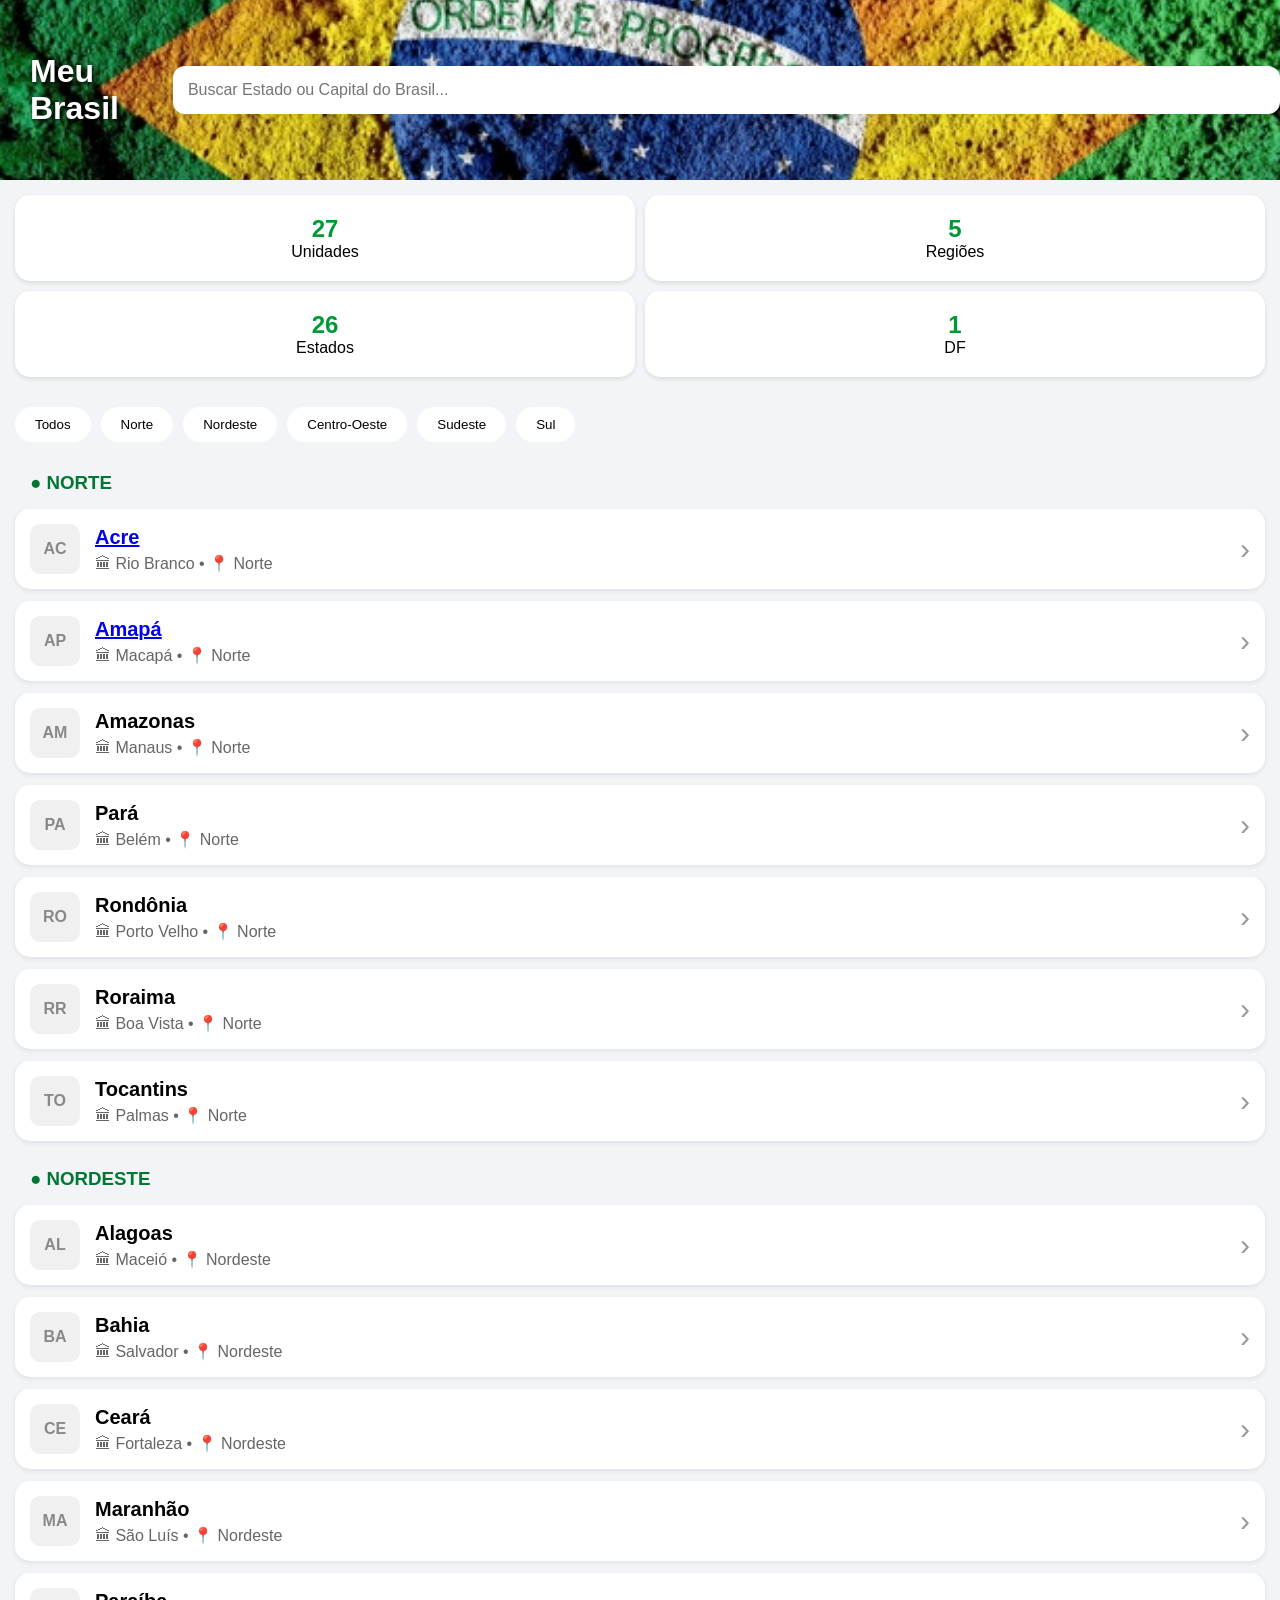
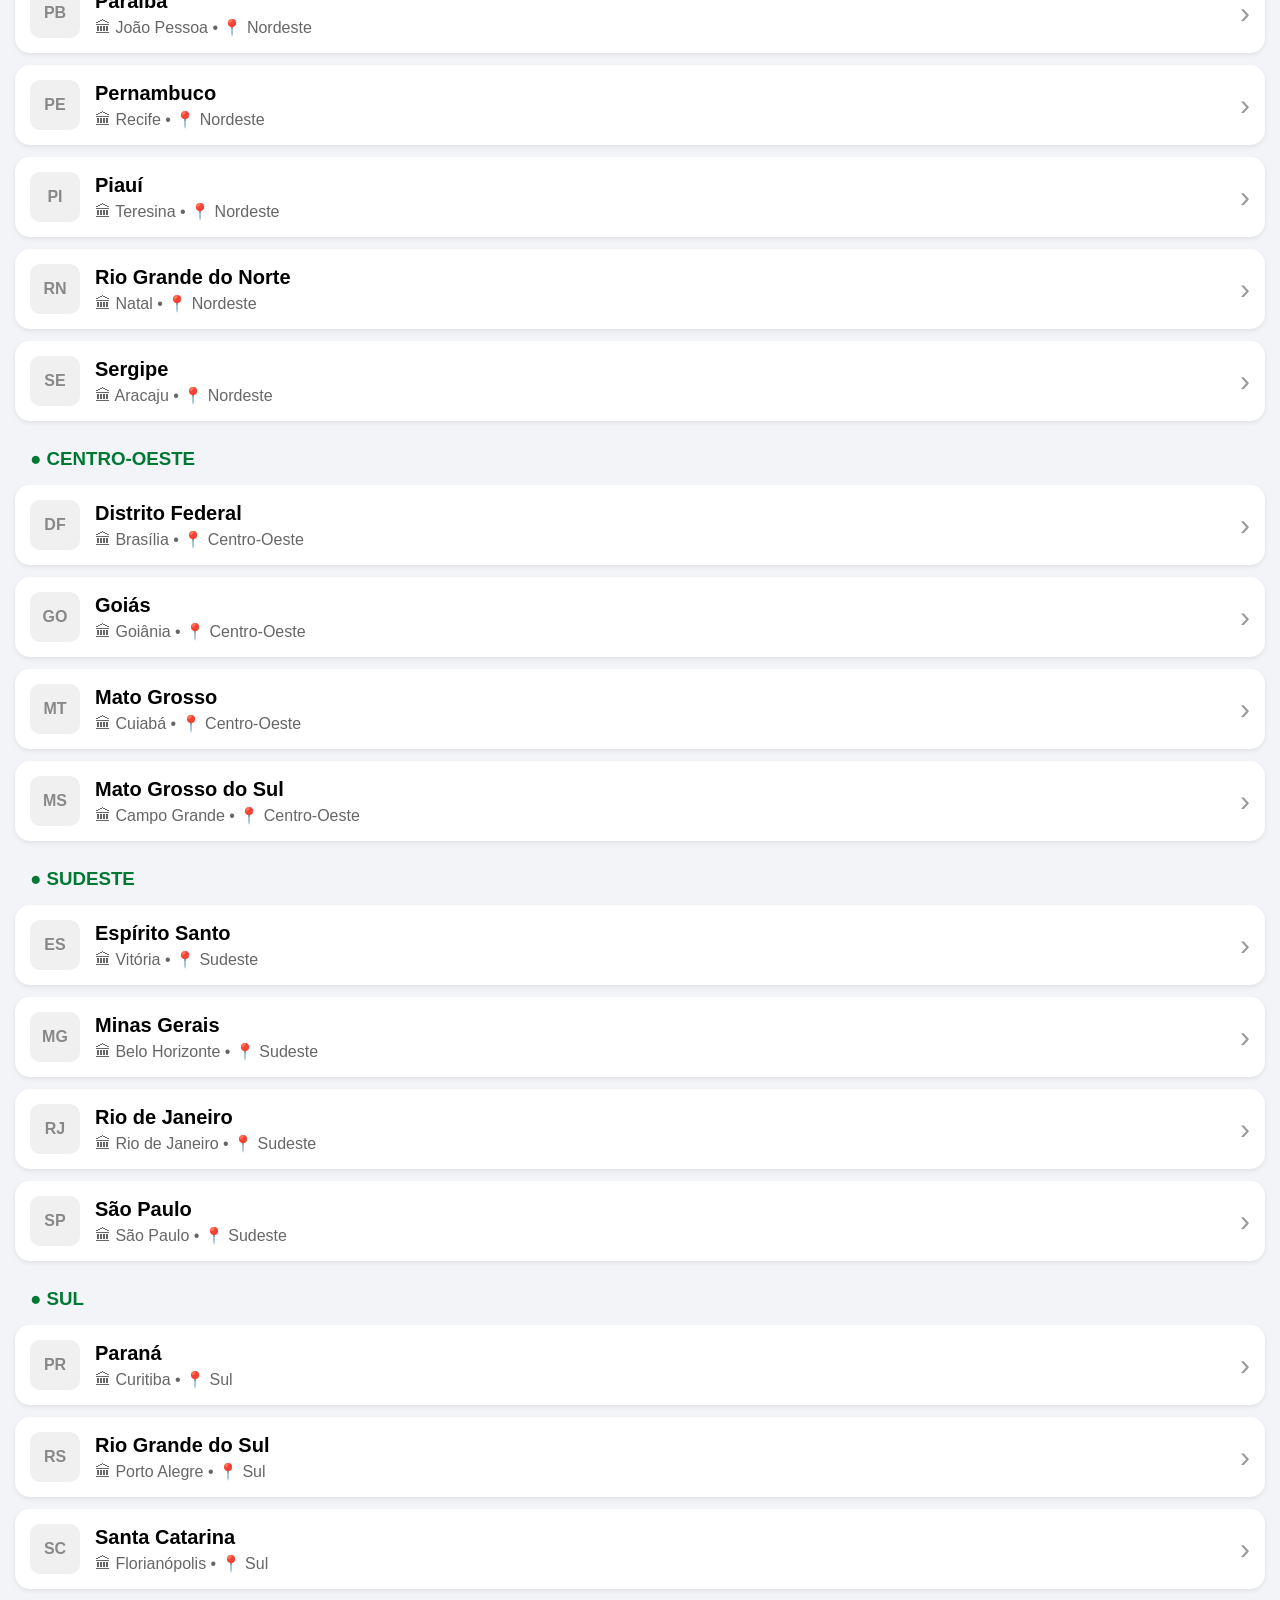
<file: index.html>
<!DOCTYPE html>
<html lang="pt-br">
<head>
    <meta charset="UTF-8">
    <meta name="viewport" content="width=device-width, initial-scale=1.0">
    <title>Meu Brasil</title>
    <link rel="stylesheet" href="CSS/folha1.css">
</head>
<body>

    <header>
        <h1>Meu Brasil</h1>
        <input type="text" placeholder="Buscar Estado ou Capital do Brasil...">
    </header>
    
    <section class="estatisticas">
        <div class="card-info">
            <h2>27</h2>
            <p>Unidades</p>
        </div>
        <div class="card-info">
            <h2>5</h2>
            <p>Regiões</p>
        </div>
        <div class="card-info">
            <h2>26</h2>
            <p>Estados</p>
        </div>
        <div class="card-info">
            <h2>1</h2>
            <p>DF</p>
        </div>
    </section>

    <section class="filtros">
        <button onclick="mostrarRegiao('todos')">Todos</button>
        <button onclick="mostrarRegiao('norte')">Norte</button>
        <button onclick="mostrarRegiao('nordeste')">Nordeste</button>
        <button onclick="mostrarRegiao('centro-oeste')">Centro-Oeste</button>
        <button onclick="mostrarRegiao('sudeste')">Sudeste</button>
        <button onclick="mostrarRegiao('sul')">Sul</button>
    </section>

    <section class="lista-estados">

        <h3 class="titulo-regiao" data-regiao="norte">● NORTE</h3>

        <div class="estado" data-regiao="norte">
            <div class="sigla">AC</div>
            <div class="dados">
                <h2><a href="Acre.html">Acre</a></h2>
                <p>🏛 Rio Branco • 📍 Norte</p>
            </div>
            <span>›</span>
        </div>

        <div class="estado" data-regiao="norte">
            <div class="sigla">AP</div>
            <div class="dados">
                <h2><a href="Amapa.html">Amapá</a></h2>
                <p>🏛 Macapá • 📍 Norte</p>
            </div>
            <span>›</span>
        </div>

        <div class="estado" data-regiao="norte">
            <div class="sigla">AM</div>
            <div class="dados">
                <h2>Amazonas</h2>
                <p>🏛 Manaus • 📍 Norte</p>
            </div>
            <span>›</span>
        </div>

        <div class="estado" data-regiao="norte">
            <div class="sigla">PA</div>
            <div class="dados">
                <h2>Pará</h2>
                <p>🏛 Belém • 📍 Norte</p>
            </div>
            <span>›</span>
        </div>

        <div class="estado" data-regiao="norte">
            <div class="sigla">RO</div>
            <div class="dados">
                <h2>Rondônia</h2>
                <p>🏛 Porto Velho • 📍 Norte</p>
            </div>
            <span>›</span>
        </div>

        <div class="estado" data-regiao="norte">
            <div class="sigla">RR</div>
            <div class="dados">
                <h2>Roraima</h2>
                <p>🏛 Boa Vista • 📍 Norte</p>
            </div>
            <span>›</span>
        </div>

        <div class="estado" data-regiao="norte">
            <div class="sigla">TO</div>
            <div class="dados">
                <h2>Tocantins</h2>
                <p>🏛 Palmas • 📍 Norte</p>
            </div>
            <span>›</span>
        </div>

        <h3 class="titulo-regiao" data-regiao="nordeste">● NORDESTE</h3>

        <div class="estado" data-regiao="nordeste">
            <div class="sigla">AL</div>
            <div class="dados">
                <h2>Alagoas</h2>
                <p>🏛 Maceió • 📍 Nordeste</p>
            </div>
            <span>›</span>
        </div>

        <div class="estado" data-regiao="nordeste">
            <div class="sigla">BA</div>
            <div class="dados">
                <h2>Bahia</h2>
                <p>🏛 Salvador • 📍 Nordeste</p>
            </div>
            <span>›</span>
        </div>

        <div class="estado" data-regiao="nordeste">
            <div class="sigla">CE</div>
            <div class="dados">
                <h2>Ceará</h2>
                <p>🏛 Fortaleza • 📍 Nordeste</p>
            </div>
            <span>›</span>
        </div>

        <div class="estado" data-regiao="nordeste">
            <div class="sigla">MA</div>
            <div class="dados">
                <h2>Maranhão</h2>
                <p>🏛 São Luís • 📍 Nordeste</p>
            </div>
            <span>›</span>
        </div>

        <div class="estado" data-regiao="nordeste">
            <div class="sigla">PB</div>
            <div class="dados">
                <h2>Paraíba</h2>
                <p>🏛 João Pessoa • 📍 Nordeste</p>
            </div>
            <span>›</span>
        </div>

        <div class="estado" data-regiao="nordeste">
            <div class="sigla">PE</div>
            <div class="dados">
                <h2>Pernambuco</h2>
                <p>🏛 Recife • 📍 Nordeste</p>
            </div>
            <span>›</span>
        </div>

        <div class="estado" data-regiao="nordeste">
            <div class="sigla">PI</div>
            <div class="dados">
                <h2>Piauí</h2>
                <p>🏛 Teresina • 📍 Nordeste</p>
            </div>
            <span>›</span>
        </div>

        <div class="estado" data-regiao="nordeste">
            <div class="sigla">RN</div>
            <div class="dados">
                <h2>Rio Grande do Norte</h2>
                <p>🏛 Natal • 📍 Nordeste</p>
            </div>
            <span>›</span>
        </div>

        <div class="estado" data-regiao="nordeste">
            <div class="sigla">SE</div>
            <div class="dados">
                <h2>Sergipe</h2>
                <p>🏛 Aracaju • 📍 Nordeste</p>
            </div>
            <span>›</span>
        </div>

        <h3 class="titulo-regiao" data-regiao="centro-oeste">● CENTRO-OESTE</h3>

        <div class="estado" data-regiao="centro-oeste">
            <div class="sigla">DF</div>
            <div class="dados">
                <h2>Distrito Federal</h2>
                <p>🏛 Brasília • 📍 Centro-Oeste</p>
            </div>
            <span>›</span>
        </div>

        <div class="estado" data-regiao="centro-oeste">
            <div class="sigla">GO</div>
            <div class="dados">
                <h2>Goiás</h2>
                <p>🏛 Goiânia • 📍 Centro-Oeste</p>
            </div>
            <span>›</span>
        </div>

        <div class="estado" data-regiao="centro-oeste">
            <div class="sigla">MT</div>
            <div class="dados">
                <h2>Mato Grosso</h2>
                <p>🏛 Cuiabá • 📍 Centro-Oeste</p>
            </div>
            <span>›</span>
        </div>

        <div class="estado" data-regiao="centro-oeste">
            <div class="sigla">MS</div>
            <div class="dados">
                <h2>Mato Grosso do Sul</h2>
                <p>🏛 Campo Grande • 📍 Centro-Oeste</p>
            </div>
            <span>›</span>
        </div>

        <h3 class="titulo-regiao" data-regiao="sudeste">● SUDESTE</h3>

        <div class="estado" data-regiao="sudeste">
            <div class="sigla">ES</div>
            <div class="dados">
                <h2>Espírito Santo</h2>
                <p>🏛 Vitória • 📍 Sudeste</p>
            </div>
            <span>›</span>
        </div>

        <div class="estado" data-regiao="sudeste">
            <div class="sigla">MG</div>
            <div class="dados">
                <h2>Minas Gerais</h2>
                <p>🏛 Belo Horizonte • 📍 Sudeste</p>
            </div>
            <span>›</span>
        </div>

        <div class="estado" data-regiao="sudeste">
            <div class="sigla">RJ</div>
            <div class="dados">
                <h2>Rio de Janeiro</h2>
                <p>🏛 Rio de Janeiro • 📍 Sudeste</p>
            </div>
            <span>›</span>
        </div>

        <div class="estado" data-regiao="sudeste">
            <div class="sigla">SP</div>
            <div class="dados">
                <h2>São Paulo</h2>
                <p>🏛 São Paulo • 📍 Sudeste</p>
            </div>
            <span>›</span>
        </div>

        <h3 class="titulo-regiao" data-regiao="sul">● SUL</h3>

        <div class="estado" data-regiao="sul">
            <div class="sigla">PR</div>
            <div class="dados">
                <h2>Paraná</h2>
                <p>🏛 Curitiba • 📍 Sul</p>
            </div>
            <span>›</span>
        </div>

        <div class="estado" data-regiao="sul">
            <div class="sigla">RS</div>
            <div class="dados">
                <h2>Rio Grande do Sul</h2>
                <p>🏛 Porto Alegre • 📍 Sul</p>
            </div>
            <span>›</span>
        </div>

        <div class="estado" data-regiao="sul">
            <div class="sigla">SC</div>
            <div class="dados">
                <h2>Santa Catarina</h2>
                <p>🏛 Florianópolis • 📍 Sul</p>
            </div>
            <span>›</span>
        </div>

    </section>

    <script>
        // 1. FUNÇÃO DOS BOTÕES DE FILTRO POR REGIÃO
        function mostrarRegiao(regiaoSelecionada) {
            const elementos = document.querySelectorAll('[data-regiao]');

            elementos.forEach(elemento => {
                const regiaoDoElemento = elemento.getAttribute('data-regiao');

                if (regiaoSelecionada === 'todos' || regiaoDoElemento === regiaoSelecionada) {
                    elemento.style.display = ""; // Mostra o elemento
                } else {
                    elemento.style.display = "none"; // Esconde o elemento
                }
            });
        }

        // 2. FUNÇÃO EXTRA: BARRA DE PESQUISA (BUSCA EM TEMPO REAL)
        const inputBusca = document.querySelector('header input');

        inputBusca.addEventListener('input', function() {
            const termoBusca = this.value.toLowerCase().trim();
            const cardsEstados = document.querySelectorAll('.estado');
            const titulosRegiao = document.querySelectorAll('.titulo-regiao');

            // Se o input estiver vazio, limpa a busca e mostra tudo
            if (termoBusca === "") {
                cardsEstados.forEach(card => card.style.display = "");
                titulosRegiao.forEach(titulo => titulo.style.display = "");
                return;
            }

            // Oculta os títulos das regiões durante a busca para o resultado ficar limpo
            titulosRegiao.forEach(titulo => titulo.style.display = "none");

            cardsEstados.forEach(card => {
                const nomeEstado = card.querySelector('.dados h2').textContent.toLowerCase();
                const dadosTexto = card.querySelector('.dados p').textContent.toLowerCase();
                const sigla = card.querySelector('.sigla').textContent.toLowerCase();

                // Verifica se bate com Estado, Capital ou Sigla
                if (nomeEstado.includes(termoBusca) || dadosTexto.includes(termoBusca) || sigla.includes(termoBusca)) {
                    card.style.display = ""; 
                } else {
                    card.style.display = "none"; 
                }
            });
        });
    </script>
</body>
</html>
</file>
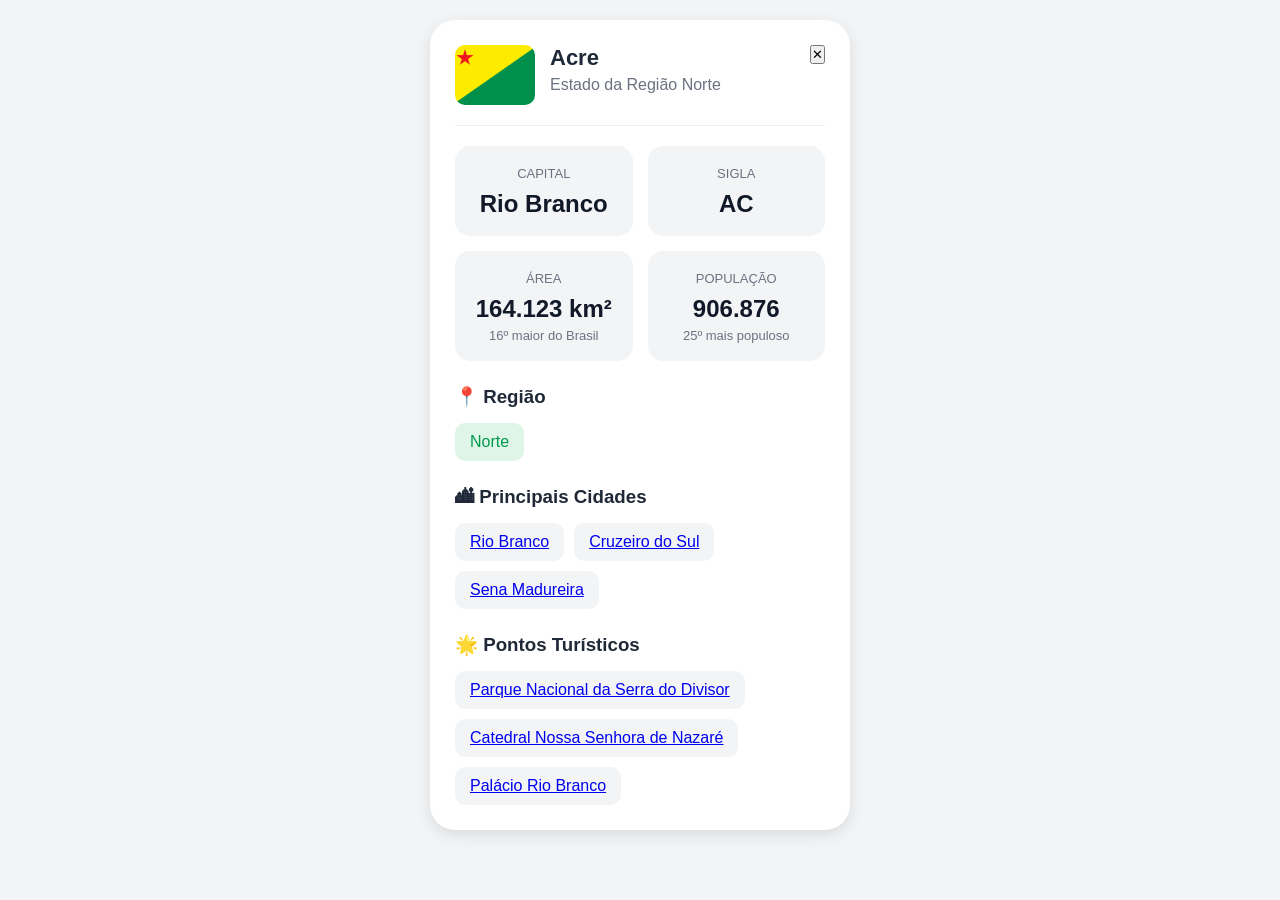
<file: Acre.html>
<!DOCTYPE html>
<html lang="pt-br">
<head>
    <meta charset="UTF-8">
    <meta name="viewport" content="width=device-width, initial-scale=1.0">
    <title>Acre</title>

    <link rel="stylesheet" href="CSS/estados.css">
</head>
<body>

<div class="card">

    <div class="topo">
        <div class="estado-info">

            <div class="bandeira">
                <img src="CSS/acre.png" alt="Bandeira do Acre">
            </div>

            <div>
                <h1>Acre</h1>
                <p>Estado da Região Norte</p>
            </div>

        </div>

        <button class="botao-fechar" onclick="history.back()">
    ✕
        </button>
    </div>

    <hr>

    <div class="estatisticas">

        <div class="box">
            <span>CAPITAL</span>
            <h2>Rio Branco</h2>
        </div>

        <div class="box">
            <span>SIGLA</span>
            <h2>AC</h2>
        </div>

        <div class="box">
            <span>ÁREA</span>
            <h2>164.123 km²</h2>
            <p>16º maior do Brasil</p>
        </div>

        <div class="box">
            <span>POPULAÇÃO</span>
            <h2>906.876</h2>
            <p>25º mais populoso</p>
        </div>

    </div>

    <div class="secao">
        <h3>📍 Região</h3>

        <div class="tag verde">
            Norte
        </div>
    </div>

    <div class="secao">
        <h3>🏙 Principais Cidades</h3>

        <div class="tags">
            <span class="tag"><a href="https://pt.wikipedia.org/wiki/Rio_Branco#/media/Ficheiro:Bairro_Centro_Rio_Branco_(cropped).jpg">Rio Branco</a></span>
            <span class="tag"><a href="https://pt.wikipedia.org/wiki/Cruzeiro_do_Sul_(Acre)#/media/Ficheiro:Cidade_de_Cruzeiro_do_Sul.jpg">Cruzeiro do Sul</a></span>
            <span class="tag"><a href="https://pt.wikipedia.org/wiki/Sena_Madureira#/media/Ficheiro:SenaMadureiraAC.01.jpg">Sena Madureira</a></span>
        </div>
    </div>

    <div class="secao">
        <h3>🌟 Pontos Turísticos</h3>

        <div class="tags">
            <span class="tag"><a href="https://pt.wikipedia.org/wiki/Parque_Nacional_da_Serra_do_Divisor#/media/Ficheiro:Serra_do_Divisor_01.jpg">Parque Nacional da Serra do Divisor</a></span>
            <span class="tag"><a href="https://pt.wikipedia.org/wiki/Catedral_Nossa_Senhora_de_Nazar%C3%A9#/media/Ficheiro:RioBrancoCathedral.jpg">Catedral Nossa Senhora de Nazaré</a></span>
            <span class="tag"><a href="https://pt.wikipedia.org/wiki/Pal%C3%A1cio_Rio_Branco_(Acre)#/media/Ficheiro:PRioBranco.jpg">Palácio Rio Branco</a></span>
        </div>
    </div>

</div>

</body>
</html>
</file>
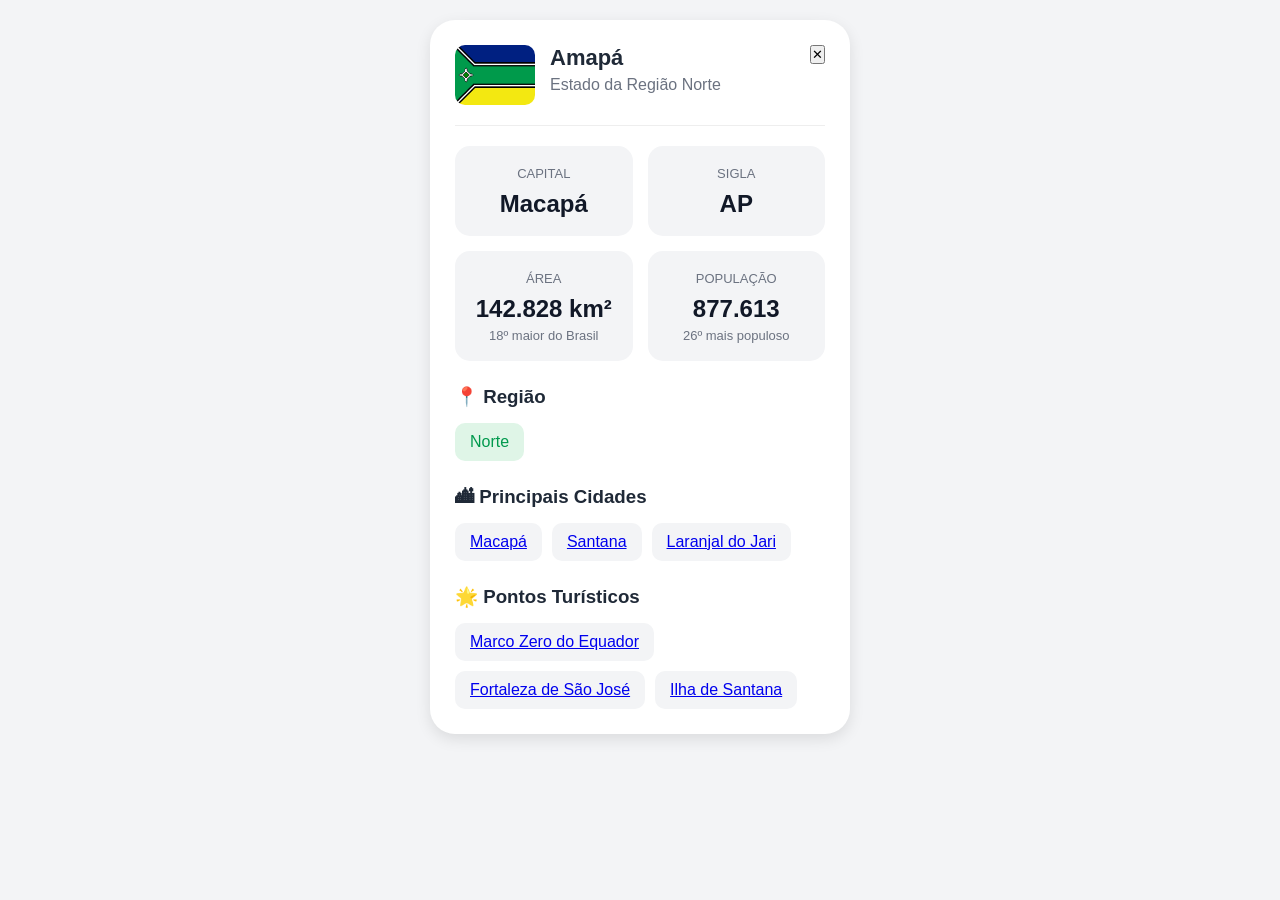
<file: Amapa.html>
<!DOCTYPE html>
<html lang="pt-br">
<head>
    <meta charset="UTF-8">
    <meta name="viewport" content="width=device-width, initial-scale=1.0">
    <title>Amapá</title>

    <link rel="stylesheet" href="CSS/estados.css">
</head>
<body>

<div class="card">

    <div class="topo">
        <div class="estado-info">

            <div class="bandeira">
                <img src="CSS/amapa.png" alt="Bandeira do Acre">
            </div>

            <div>
                <h1>Amapá</h1>
                <p>Estado da Região Norte</p>
            </div>

        </div>

        <button class="botao-fechar" onclick="history.back()">
    ✕
        </button>
    </div>

    <hr>

    <div class="estatisticas">

        <div class="box">
            <span>CAPITAL</span>
            <h2>Macapá</h2>
        </div>

        <div class="box">
            <span>SIGLA</span>
            <h2>AP</h2>
        </div>

        <div class="box">
            <span>ÁREA</span>
            <h2>142.828 km²</h2>
            <p>18º maior do Brasil</p>
        </div>

        <div class="box">
            <span>POPULAÇÃO</span>
            <h2>877.613</h2>
            <p>26º mais populoso</p>
        </div>

    </div>

    <div class="secao">
        <h3>📍 Região</h3>

        <div class="tag verde">
            Norte
        </div>
    </div>

    <div class="secao">
        <h3>🏙 Principais Cidades</h3>

        <div class="tags">
            <span class="tag"><a href="https://pt.wikipedia.org/wiki/Macap%C3%A1#/media/Ficheiro:Vista_do_centro_de_Macap%C3%A1_(cropped).jpg">Macapá</a></span>
            <span class="tag"><a href="https://pt.wikipedia.org/wiki/Santana_(Amap%C3%A1)#/media/Ficheiro:Porto_de_Santana,_Amap%C3%A1.jpg">Santana</a></span>
            <span class="tag"><a href="https://pt.wikipedia.org/wiki/Laranjal_do_Jari#/media/Ficheiro:CACHOREIRA.jpg">Laranjal do Jari</a></span>
        </div>
    </div>

    <div class="secao">
        <h3>🌟 Pontos Turísticos</h3>

        <div class="tags">
            <span class="tag"><a href="https://pt.wikipedia.org/wiki/Marco_Zero_(Macap%C3%A1)#/media/Ficheiro:Marco_Zero_do_Equador,_Macap%C3%A1_AP_2.jpg">Marco Zero do Equador</a></span>
            <span class="tag"><a href="https://pt.wikipedia.org/wiki/Fortaleza_de_S%C3%A3o_Jos%C3%A9_de_Macap%C3%A1#/media/Ficheiro:Fortaleza_de_S%C3%A3o_Jos%C3%A9_de_Macap%C3%A1.jpg">Fortaleza de São José</a></span>
            <span class="tag"><a href="https://pt.wikipedia.org/wiki/Santana_(Amap%C3%A1)#/media/Ficheiro:Porto_de_Santana,_Amap%C3%A1.jpg">Ilha de Santana</a></span>
        </div>
    </div>

</div>

</body>
</html>
</file>
<file: CSS/folha1.css>
*{
    margin:0;
    padding:0;
    box-sizing:border-box;
    font-family:Arial, sans-serif;
}

body{
    background:#f2f4f7;
}

header{
    background-image: url("brasil.jpg");
    background-size: cover;
    background-position: center;
    height: 180px;

    display: flex;
    align-items: center;
    padding-left: 30px;
}

header h1{
    color: white;
    text-shadow: 2px 2px 5px black;
}

header input{
    width:100%;
    padding:15px;
    border:none;
    border-radius:12px;
    font-size:16px;
}

.estatisticas{
    display:grid;
    grid-template-columns:repeat(2,1fr);
    gap:10px;
    padding:15px;
}

.card-info{
    background:white;
    border-radius:15px;
    text-align:center;
    padding:20px;
    box-shadow:0 2px 5px rgba(0,0,0,.1);
}

.card-info h2{
    color:#009933;
}

.filtros{
    display:flex;
    gap:10px;
    overflow-x:auto;
    padding:15px;
}

.filtros button{
    border:none;
    border-radius:30px;
    padding:10px 20px;
    background:white;
    cursor:pointer;
    white-space:nowrap;
}

.filtros .ativo{
    background:#009933;
    color:white;
}

.titulo-regiao{
    padding:15px;
    color:#007733;
}

.lista-estados{
    padding:0 15px 20px;
}

.estado{
    background:white;
    border-radius:15px;
    padding:15px;
    display:flex;
    align-items:center;
    margin-bottom:12px;
    box-shadow:0 2px 5px rgba(0,0,0,.08);
}

.sigla{
    width:50px;
    height:50px;
    border-radius:10px;
    background:#f0f0f0;
    display:flex;
    align-items:center;
    justify-content:center;
    font-weight:bold;
    color:#888;
}

.dados{
    flex:1;
    margin-left:15px;
}

.dados h2{
    font-size:20px;
    margin-bottom:5px;
}

.dados p{
    color:#666;
}

.estado span{
    font-size:30px;
    color:#999;
}
</file>
<file: CSS/estados.css>
*{
    margin:0;
    padding:0;
    box-sizing:border-box;
    font-family:Arial, Helvetica, sans-serif;
}

body{
    background:#f3f4f6;
    display:flex;
    justify-content:center;
    padding:20px;
}

.card{
    width:100%;
    max-width:420px;
    background:white;
    border-radius:25px;
    padding:25px;
    box-shadow:0 5px 15px rgba(0,0,0,.1);
}

.topo{
    display:flex;
    justify-content:space-between;
    align-items:flex-start;
}

.estado-info{
    display:flex;
    gap:15px;
}

.bandeira{
    width:80px;
    height:60px;
    background:#eee;
    border-radius:10px;
    overflow:hidden;
}

.bandeira img{
    width:100%;
    height:100%;
    object-fit:cover;
}

.estado-info h1{
    font-size:22px;
    color:#1f2937;
}

.estado-info p{
    color:#6b7280;
    margin-top:5px;
}

.fechar{
    width:40px;
    height:40px;
    border:none;
    border-radius:50%;
    background:#f0f0f0;
    cursor:pointer;
    font-size:18px;
}

hr{
    margin:20px 0;
    border:none;
    border-top:1px solid #eee;
}

.estatisticas{
    display:grid;
    grid-template-columns:1fr 1fr;
    gap:15px;
}

.box{
    background:#f3f4f6;
    padding:18px;
    border-radius:15px;
    text-align:center;
}

.box span{
    color:#6b7280;
    font-size:13px;
}

.box h2{
    margin-top:8px;
    color:#111827;
}

.box p{
    color:#6b7280;
    font-size:13px;
    margin-top:5px;
}

.secao{
    margin-top:25px;
}

.secao h3{
    margin-bottom:15px;
    color:#1f2937;
}

.tags{
    display:flex;
    flex-wrap:wrap;
    gap:10px;
}

.tag{
    background:#f3f4f6;
    padding:10px 15px;
    border-radius:10px;
    color:#374151;
}

.verde{
    background:#dff5e7;
    color:#00994d;
    display:inline-block;
}
</file>
